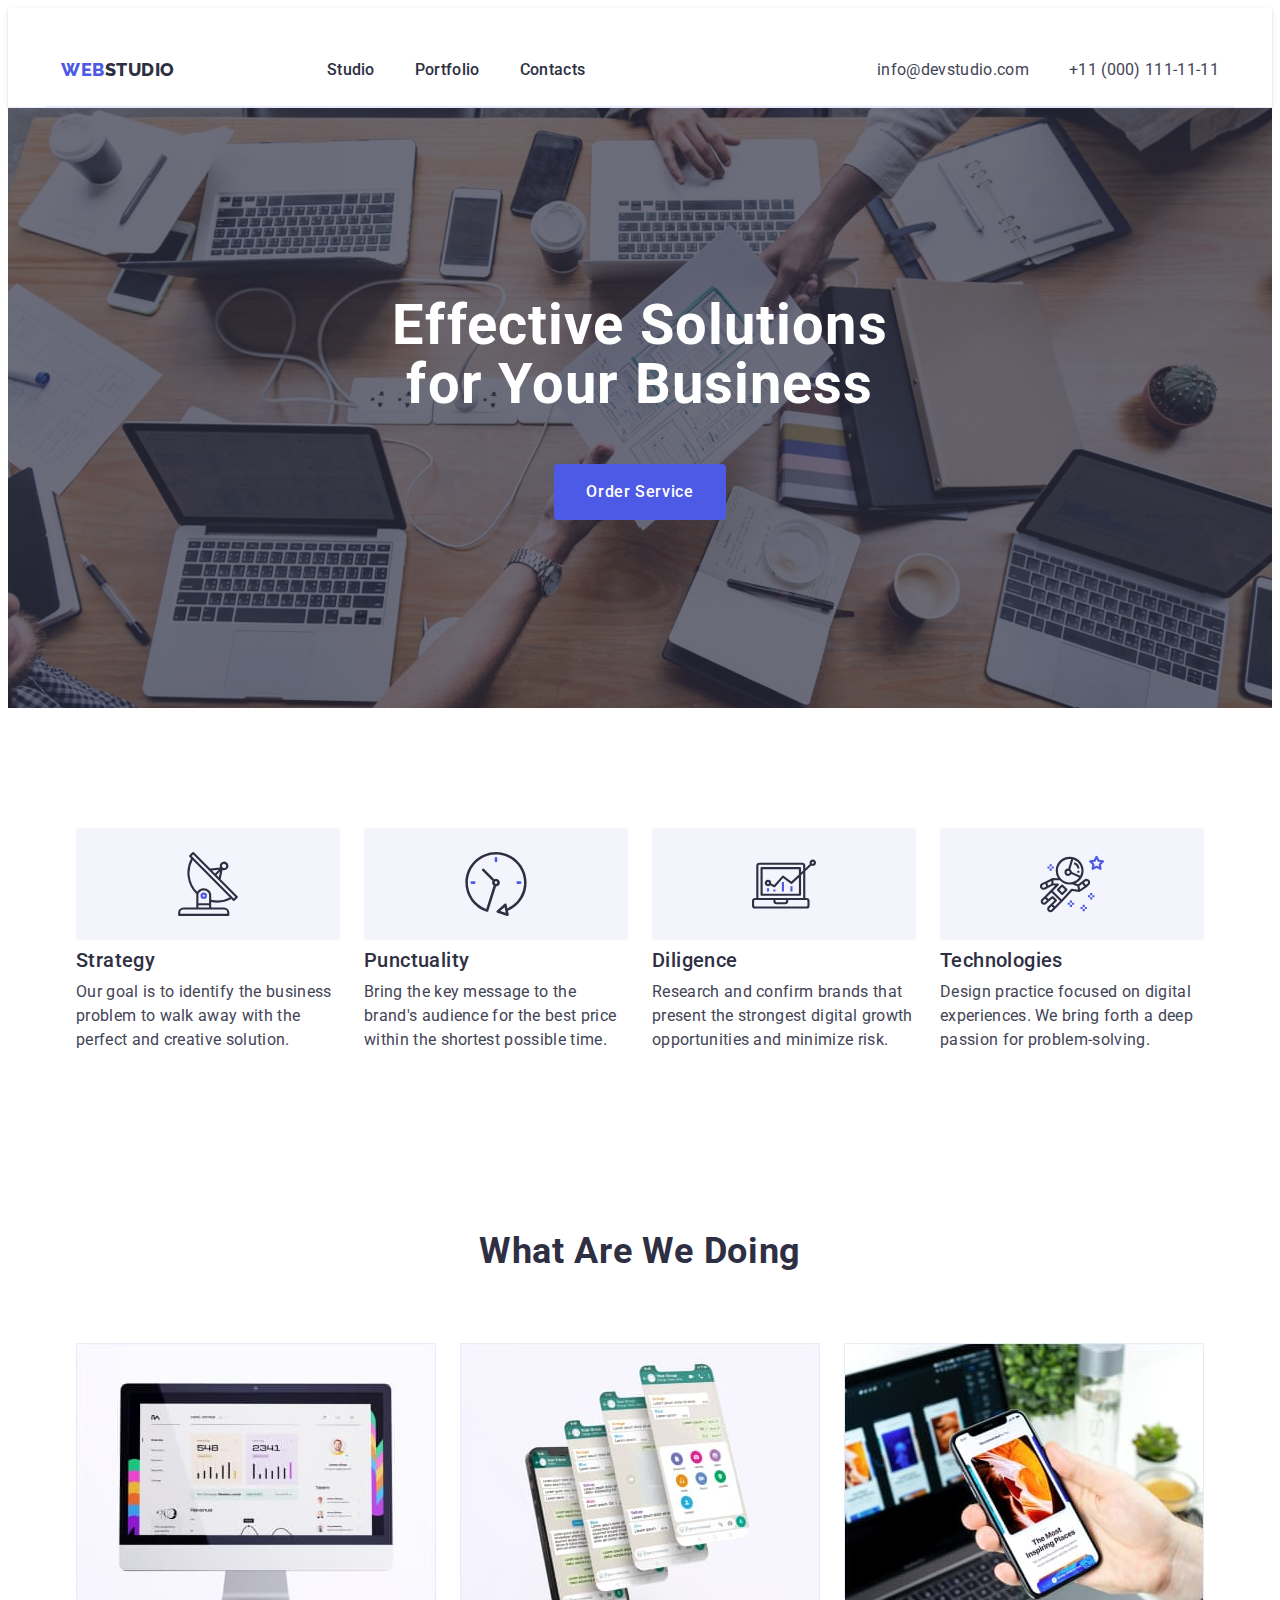
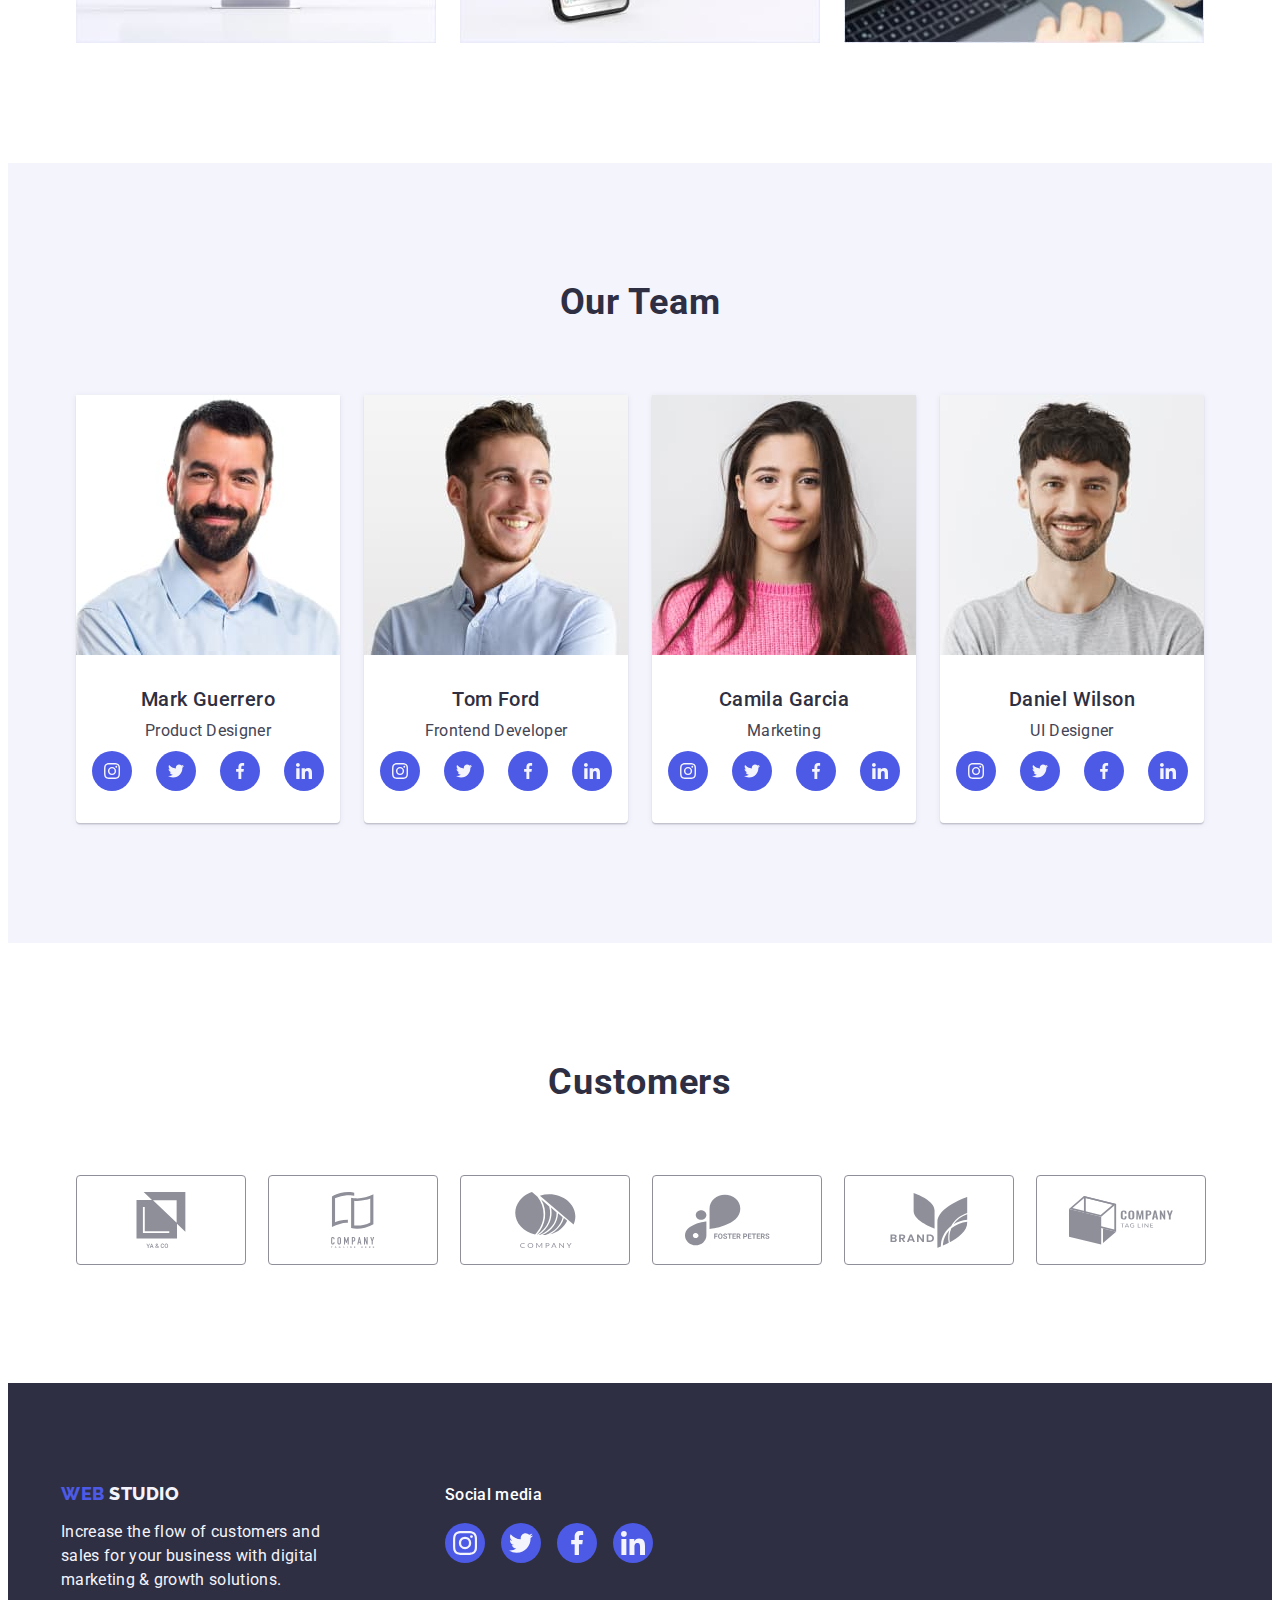
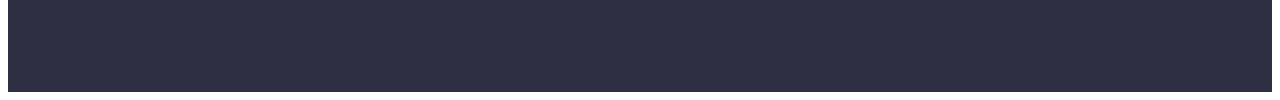
<file: index.html>
<!DOCTYPE html>
<html lang="en">
  <head>
    <meta charset="UTF-8" />
    <meta http-equiv="X-UA-Compatible" content="IE=edge" />
    <meta name="viewport" content="width=device-width, initial-scale=1.0" />
    <title>Web Studio</title>
    <link
      rel="stylesheet"
      href="https://cdnjs.cloudflare.com/ajax/libs/modern-normalize/2.0.0/modern-normalize.min.css"
      integrity="sha512-4xo8blKMVCiXpTaLzQSLSw3KFOVPWhm/TRtuPVc4WG6kUgjH6J03IBuG7JZPkcWMxJ5huwaBpOpnwYElP/m6wg=="
      crossorigin="anonymous"
      referrerpolicy="no-referrer"
    />
    <link rel="stylesheet" href="./css/styles.css" />
    <link rel="preconnect" href="https://fonts.googleapis.com" />
    <link rel="preconnect" href="https://fonts.gstatic.com" crossorigin />
    <link
      href="https://fonts.googleapis.com/css2?family=Raleway:wght@800&family=Roboto:wght@400;500;700;900&display=swap"
      rel="stylesheet"
    />
  </head>
  <body>
    <header class="header">
      <div class="container header-container">
        <!-- Logo -->
        <nav class="navigation">
            
          <a href="./index.html" class="logo-header link"
            >Web
            <span class="logo-header-studio">Studio</span>
          </a>
          <ul class="list menu-nav">
            <li><a href="./index.html" class="header-link link">Studio</a></li>
            <li>
              <a href="./portfolio.html" class="header-link link">Portfolio</a>
            </li>
            <li><a href="" class="header-link link">Contacts</a></li>
          </ul>
        </nav>
        <address class="header-address">
          <ul class="list contacts-header">
            <li>
              <a href="mailto:info@devstudio.com" class="header-address-link link"
                >info@devstudio.com</a>
            </li>
            <li>
              <a href="tel:+110001111111" class="header-address-link link">+11 (000) 111-11-11</a>
            </li>
          </ul>
        </address>
      </div>
    </header>
    <main>

      <!------------------------------------------------ Section 1 ------------------------------------------------>
      <section class="hero">
        <div class="container hero-container">
          <h1 class="title-hero">Effective Solutions for Your Business</h1>
          <!-- Button -->
          <button type="button" class="hero-button">Order Service</button>
        </div>
      </section>

      <!------------------------------------------------ Section 2 ------------------------------------------------>
      <section class="about">
        <div class="container">
          <h2 class="about-title visually-hidden" >Section 2</h2>
          <ul class="list about-list">
            <li class="about-item">
              <div class="icon-main-about">
                
                  <svg class="icon-about" width="64" height="64">
                    <use href="./images/icons.svg#icon-antenna"></use>
                  </svg>
                
              </div>
              <h3 class="about-top-text">Strategy</h3>
              <p class="about-text">
                Our goal is to identify the business problem to walk away with
                the perfect and creative solution.
              </p>
            </li>
            <li class="about-item">
              <div class="icon-main-about">
                
                  <svg class="icon-about" width="64" height="64">
                    <use href="./images/icons.svg#icon-clock"></use>
                  </svg>
                
              </div>
              <h3 class="about-top-text">Punctuality</h3>
              <p class="about-text">
                Bring the key message to the brand's audience for the best price
                within the shortest possible time.
              </p>
            </li>
            <li class="about-item">
              <div class="icon-main-about">
                
                  <svg class="icon-about" width="64" height="64">
                    <use href="./images/icons.svg#icon-diagram"></use>
                  </svg>
                
              </div><h3 class="about-top-text">Diligence</h3>
              <p class="about-text">
                Research and confirm brands that present the strongest digital
                growth opportunities and minimize risk.
              </p>
            </li>
            <li class="about-item">
              <div class="icon-main-about">
                
                  <svg class="icon-about" width="64" height="64">
                    <use href="./images/icons.svg#icon-astronaut"></use>
                  </svg>
                
              </div>
              <h3 class="about-top-text">Technologies</h3>
              <p class="about-text">
                Design practice focused on digital experiences. We bring forth a
                deep passion for problem-solving.
              </p>
            </li>
          </ul>
        </div>
      </section>

      <!------------------------------------------------ Section 3 ------------------------------------------------>
      <section class="what-we-do">
        <div class="container">
          <h2 class="what-title">What are we doing</h2>
          <ul class="list what-list">
            <li class="item-what">
              <img
                src="./images/img1.jpg"
                alt="Computer"
                width="360"
                height="300"
              />
            </li>
            <li class="item-what">
              <img
                src="./images/img2.jpg"
                alt="Social network"
                width="360"
                height="300"
              />
            </li>
            <li class="item-what">
              <img
                src="./images/img3.jpg"
                alt="Mobile phone"
                width="360"
                height="300"
              />
            </li>
          </ul>
        </div>
      </section>

      <!------------------------------------------------ Section 4 ------------------------------------------------>
      <section class="our-team">
        <div class="container our-team-container">
          <h2 class="title-our-team">Our Team</h2>
          <ul class="list list-our-team">
            <li class="card-our-team">
              <img
                src="./images/img-mark.jpg"
                alt="Mark Guerrero"
                width="264"
                height="260"
                class="img-our-team"/>
            <div class="name-prof"><h3 class="item-name">Mark Guerrero</h3>
              <p class="item-profession">Product Designer</p>
              <ul class="soc-list list">
                <li class="soc-item">
                  <a href="" target="_blank" rel="no-referrer noopener" class="soc-item-link link">
                  <svg class="icon-social" width="16" height="16"><use href="./images/icons.svg#icon-instagram"></use></svg>
                </a>
              </li>
                <li class="soc-item">
                  <a href="" target="_blank" rel="no-referrer noopener" class="soc-item-link link">
                  <svg class="icon-social" width="16" height="16"><use href="./images/icons.svg#icon-twitter"></use></svg>
                </a>
              </li>
                <li class="soc-item">
                  <a href="" target="_blank" rel="no-referrer noopener" class="soc-item-link link">
                  <svg class="icon-social" width="16" height="16"><use href="./images/icons.svg#icon-facebook"></use></svg>
                </a>
              </li>
                <li class="soc-item">
                  <a href="" target="_blank" rel="no-referrer noopener" class="soc-item-link link">
                    <svg class="icon-social" width="16" height="16"><use href="./images/icons.svg#icon-linkedin"></use></svg>
                </a>
              </li>
              </ul>
            </div>
            </li>
            <li class="card-our-team">
              <img
                src="./images/img-tom.jpg"
                alt="Tom Ford"
                width="264"
                height="260"
                class="img-our-team"/>
                <div class="name-prof">
              <h3 class="item-name">Tom Ford</h3>
              <p class="item-profession">Frontend Developer</p>
              <ul class="soc-list list">
                <li class="soc-item">
                  <a href="" target="_blank" rel="no-referrer noopener" class="soc-item-link link">
                  <svg class="icon-social" width="16" height="16"><use href="./images/icons.svg#icon-instagram"></use></svg>
                </a>
              </li>
                <li class="soc-item">
                  <a href="" target="_blank" rel="no-referrer noopener" class="soc-item-link link">
                  <svg class="icon-social" width="16" height="16"><use href="./images/icons.svg#icon-twitter"></use></svg>
                </a>
              </li>
                <li class="soc-item">
                  <a href="" target="_blank" rel="no-referrer noopener" class="soc-item-link link">
                  <svg class="icon-social" width="16" height="16"><use href="./images/icons.svg#icon-facebook"></use></svg>
                </a>
              </li>
                <li class="soc-item">
                  <a href="" target="_blank" rel="no-referrer noopener" class="soc-item-link link">
                    <svg class="icon-social" width="16" height="16"><use href="./images/icons.svg#icon-linkedin"></use></svg>
                </a>
              </li>
              </ul>
              </div>
            </li>
            <li class="card-our-team">
              <img
                src="./images/img-camila.jpg"
                alt="Camila Garcia"
                width="264"
                height="260"
                class="img-our-team"/>
                <div class="name-prof">
              <h3 class="item-name">Camila Garcia</h3>
              <p class="item-profession">Marketing</p>
              <ul class="soc-list list">
                <li class="soc-item">
                  <a href="" target="_blank" rel="no-referrer noopener" class="soc-item-link link">
                  <svg class="icon-social" width="16" height="16"><use href="./images/icons.svg#icon-instagram"></use></svg>
                </a>
              </li>
                <li class="soc-item">
                  <a href="" target="_blank" rel="no-referrer noopener" class="soc-item-link link">
                  <svg class="icon-social" width="16" height="16"><use href="./images/icons.svg#icon-twitter"></use></svg>
                </a>
              </li>
                <li class="soc-item">
                  <a href="" target="_blank" rel="no-referrer noopener" class="soc-item-link link">
                  <svg class="icon-social" width="16" height="16"><use href="./images/icons.svg#icon-facebook"></use></svg>
                </a>
              </li>
                <li class="soc-item">
                  <a href="" target="_blank" rel="no-referrer noopener" class="soc-item-link link">
                    <svg class="icon-social" width="16" height="16"><use href="./images/icons.svg#icon-linkedin"></use></svg>
                </a>
              </li>
              </ul>
              </div>
          
            </li>
            <li class="card-our-team">
              <img
                src="./images/img-daniel.jpg"
                alt="Daniel Wilson"
                width="264"
                height="260"
                class="img-our-team"/>
                <div class="name-prof">
              <h3 class="item-name">Daniel Wilson</h3>
              <p class="item-profession">UI Designer</p>
              <ul class="soc-list list">
                <li class="soc-item">
                  <a href="" target="_blank" rel="no-referrer noopener" class="soc-item-link link">
                  <svg class="icon-social" width="16" height="16"><use href="./images/icons.svg#icon-instagram"></use></svg>
                </a>
              </li>
                <li class="soc-item">
                  <a href="" target="_blank" rel="no-referrer noopener" class="soc-item-link link">
                  <svg class="icon-social" width="16" height="16"><use href="./images/icons.svg#icon-twitter"></use></svg>
                </a>
              </li>
                <li class="soc-item">
                  <a href="" target="_blank" rel="no-referrer noopener" class="soc-item-link link">
                  <svg class="icon-social" width="16" height="16"><use href="./images/icons.svg#icon-facebook"></use></svg>
                </a>
              </li>
                <li class="soc-item">
                  <a href="" target="_blank" rel="no-referrer noopener" class="soc-item-link link">
                    <svg class="icon-social" width="16" height="16"><use href="./images/icons.svg#icon-linkedin"></use></svg>
                </a>
              </li>
              </ul>
              </div>
              
            </li>
          </ul>
        </div>
      </section>

<!----------------------------------------- Section 5 ---------------------------------------->

<section class="customers">
<div class="container">
<h2 class="customers-title">Customers</h2>
<ul class="customers-list list">
  <li class="customers-item">
    <a href="" target="_blank" rel="no-referrer noopener" class="customers-link link">
      <svg class="icon-customers" width="104" height="56">
        <use href="./images/icons.svg#icon-cust-logo-1"></use>
      </svg>
    </a>
  </li>
  <li class="customers-item">
    <a href="" target="_blank" rel="no-referrer noopener" class="customers-link link">
      <svg class="icon-customers" width="104" height="56">
        <use href="./images/icons.svg#icon-cust-logo-2"></use>
      </svg>
    </a>
  </li>
  <li class="customers-item">
    <a href="" target="_blank" rel="no-referrer noopener" class="customers-link link">
      <svg class="icon-customers" width="104" height="56">
        <use href="./images/icons.svg#icon-cust-logo-3"></use>
      </svg>
    </a>
  </li>
  <li class="customers-item">
    <a href="" target="_blank" rel="no-referrer noopener" class="customers-link link">
      <svg class="icon-customers" width="104" height="56">
        <use href="./images/icons.svg#icon-cust-logo-4"></use>
      </svg>
    </a>
  </li>
  <li class="customers-item">
    <a href="" target="_blank" rel="no-referrer noopener" class="customers-link link">
      <svg class="icon-customers" width="104" height="56">
        <use href="./images/icons.svg#icon-cust-logo-5"></use>
      </svg>
    </a>
  </li>
  <li class="customers-item">
    <a href="" target="_blank" rel="no-referrer noopener" class="customers-link link">
      <svg class="icon-customers" width="104" height="56">
        <use href="./images/icons.svg#icon-cust-logo-6"></use>
      </svg>
    </a>
  </li>
</ul>
</div>
</section>



    </main>
    <footer class="footer">
      <div class="container footer-container">
        
        <!-- <div class="footer-container"> -->
          <div class="logo-text-footer">

        <!---- Logo ----->

        <a href="./index.html" class="logo-footer link">
          Web <span class="logo-footer-studio">Studio</span>
        </a>

        <p class="text-footer">
          Increase the flow of customers and sales for your business with
          digital marketing & growth solutions.
        </p>
      </div>
      <div>
        <p class="soc-footer-title">Social media</p>
        <ul class="soc-list-footer list">
          <li class="soc-item-footer">
            <a href="" target="_blank" rel="no-referrer noopener" class="soc-link-footer link">
              <svg class="icon-footer" width="24" height="24">
                <use href="./images/icons.svg#icon-instagram"></use>
              </svg>
            </a>
          </li>
          <li class="soc-item-footer">
            <a href="" target="_blank" rel="no-referrer noopener" class="soc-link-footer link">
              <svg class="icon-footer" width="24" height="24">
                <use href="./images/icons.svg#icon-twitter"></use>
              </svg>
            </a>
          </li>
          <li class="soc-item-footer">
            <a href="" target="_blank" rel="no-referrer noopener" class="soc-link-footer link">
              <svg class="icon-footer" width="24" height="24">
                <use href="./images/icons.svg#icon-facebook"></use>
              </svg>
            </a>
          </li>
          <li class="soc-item-footer">
            <a href="" target="_blank" rel="no-referrer noopener" class="soc-link-footer link">
              <svg class="icon-footer" width="24" height="24">
                <use href="./images/icons.svg#icon-linkedin"></use>
              </svg>
            </a>
          </li>
        </ul>
      </div>
      <!-- </div> -->
    </div>
    </footer>
  </body>
</html>
</file>
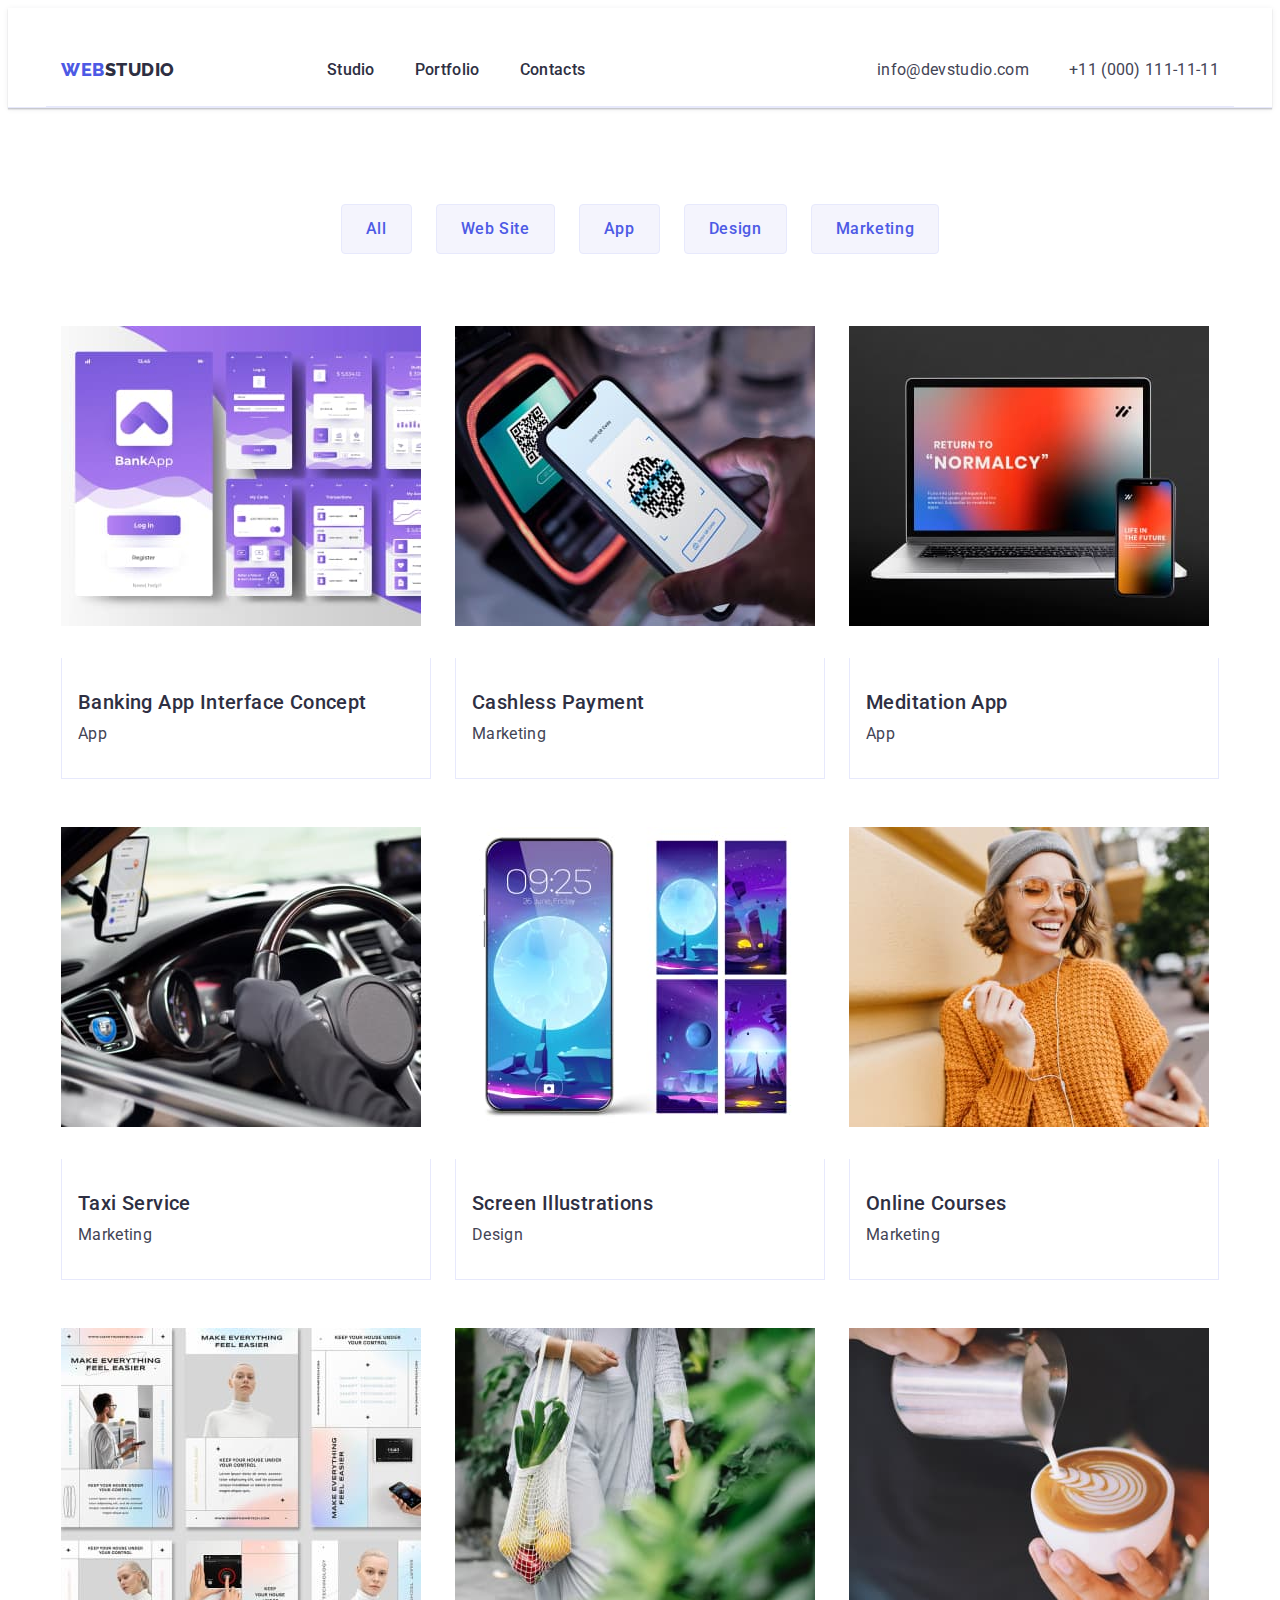
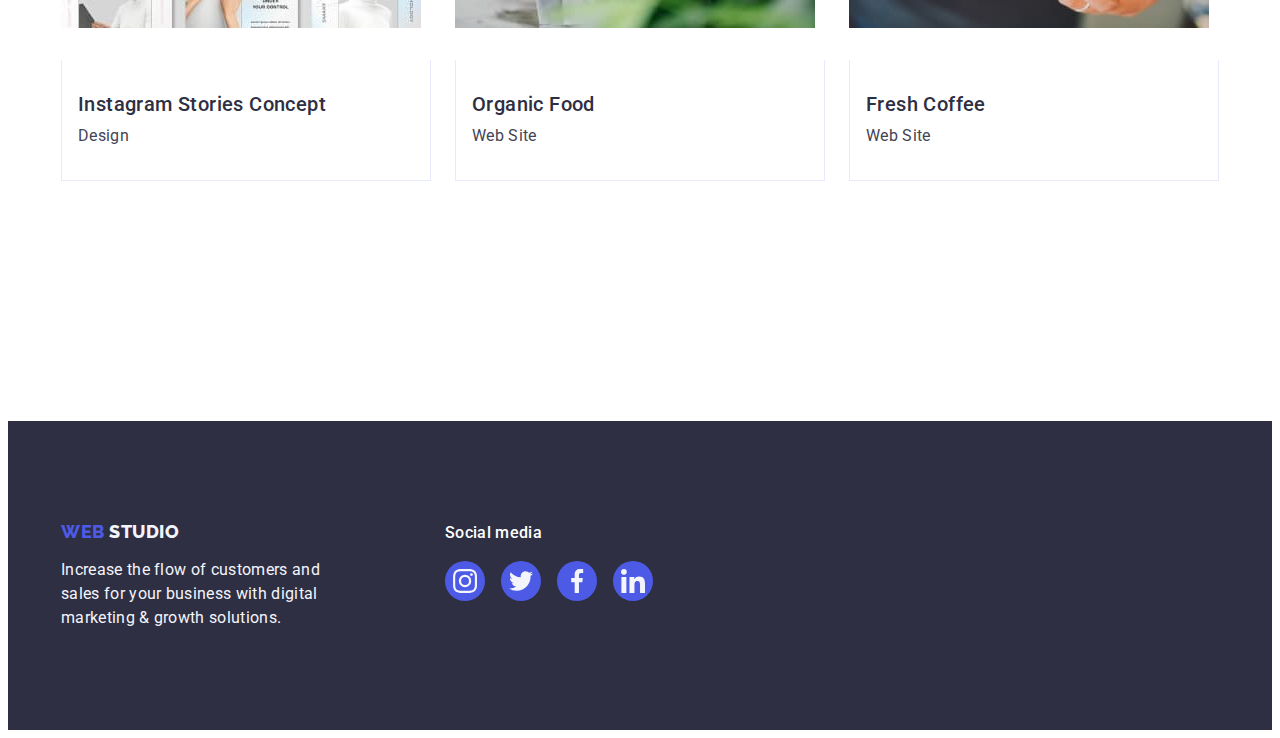
<file: portfolio.html>
<!DOCTYPE html>
<html lang="en">
    <head>
        <meta charset="UTF-8">
        <meta http-equiv="X-UA-Compatible" content="IE=edge">
        <meta name="viewport" content="width=device-width, initial-scale=1.0">
        <title>Web Studio</title>
        <link rel="stylesheet" href="https://cdnjs.cloudflare.com/ajax/libs/modern-normalize/2.0.0/modern-normalize.min.css" 
        integrity="sha512-4xo8blKMVCiXpTaLzQSLSw3KFOVPWhm/TRtuPVc4WG6kUgjH6J03IBuG7JZPkcWMxJ5huwaBpOpnwYElP/m6wg==" 
        crossorigin="anonymous" referrerpolicy="no-referrer" />
        <link rel="stylesheet" href="./css/styles.css">
        <link rel="preconnect" href="https://fonts.googleapis.com">
        <link rel="preconnect" href="https://fonts.gstatic.com" crossorigin>
        <link href="https://fonts.googleapis.com/css2?family=Raleway:wght@800&family=Roboto:wght@400;500;700;900&display=swap" rel="stylesheet">
    </head>
<body>
    <header class="header">
        <div class="container header-container">
          <!-- Logo -->
          <nav class="navigation">
              
            <a href="./index.html" class="logo-header link"
              >Web
              <span class="logo-header-studio">Studio</span>
            </a>
            <ul class="list menu-nav">
              <li><a href="./index.html" class="header-link link">Studio</a></li>
              <li>
                <a href="./portfolio.html" class="header-link link">Portfolio</a>
              </li>
              <li><a href="" class="header-link link">Contacts</a></li>
            </ul>
          </nav>
          <address class="header-address">
            <ul class="list contacts-header">
              <li>
                <a href="mailto:info@devstudio.com" class="header-address-link link"
                  >info@devstudio.com</a>
              </li>
              <li>
                <a href="tel:+110001111111" class="header-address-link link">+11 (000) 111-11-11</a>
              </li>
            </ul>
          </address>
        </div>
      </header>
    <main>

        <!-- Section  -->
         <section class="portfolio">
            <div class="container">
            <h1 hidden>Portfolio</h1>
            <ul class="buttons-list list">
                <li><button type="button" class="portfolio-btn">All</button></li>
                <li><button type="button" class="portfolio-btn">Web Site</button></li>
                <li><button type="button" class="portfolio-btn">App</button></li>
                <li><button type="button" class="portfolio-btn">Design</button></li>
                <li><button type="button" class="portfolio-btn">Marketing</button></li>
            </ul>
         
            <ul class="portfolio-list list">
                <li class="card-portfolio-list">
                    <a href="" class="link portfolio-link">
                    <img src="./images/img-portfolio-1.jpg" alt="Bank App" width="360" height="300" class="img-portfolio">
                    <div class="name-filter"><h2 class="portfolio-name">Banking App Interface Concept</h2>
                    <p class="portfolio-filter">App</p></div></a>
                </li>
                <li class="card-portfolio-list">
                    <a href="" class="link portfolio-link">
                    <img src="./images/img-portfolio-2.jpg" alt="Payment" width="360" height="300" class="img-portfolio">
                    <div class="name-filter"><h2 class="portfolio-name">Cashless Payment</h2>
                    <p class="portfolio-filter">Marketing</p></div></a>
                </li>
                <li class="card-portfolio-list">
                    <a href="" class="link portfolio-link">
                    <img src="./images/img-portfolio-3.jpg" alt="Computer" width="360" height="300" class="img-portfolio">
                    <div class="name-filter"> <h2 class="portfolio-name">Meditation App</h2>
                    <p class="portfolio-filter">App</p></div></a>
                </li>
                <li class="card-portfolio-list">
                    <a href="" class="link portfolio-link">
                    <img src="./images/img-portfolio-4.jpg" alt="Car" width="360" height="300" class="img-portfolio">
                    <div class="name-filter"><h2 class="portfolio-name">Taxi Service</h2>
                    <p class="portfolio-filter">Marketing</p></div></a>
                </li>
                <li class="card-portfolio-list">
                    <a href="" class="link portfolio-link">
                    <img src="./images/img-portfolio-5.jpg" alt="Mobile screen illustrations" width="360" height="300" class="img-portfolio">
                    <div class="name-filter"><h2 class="portfolio-name">Screen Illustrations</h2>
                    <p class="portfolio-filter">Design</p></div></a>
                </li>
                <li class="card-portfolio-list">
                    <a href="" class="link portfolio-link">
                    <img src="./images/img-portfolio-6.jpg" alt="Young girl" width="360" height="300" class="img-portfolio">
                    <div class="name-filter"><h2 class="portfolio-name">Online Courses</h2>
                    <p class="portfolio-filter">Marketing</p></div></a>
                </li>
                <li class="card-portfolio-list">
                    <a href="" class="link portfolio-link">
                    <img src="./images/img-portfolio-7.jpg" alt="Instagram Stories" width="360" height="300" class="img-portfolio">
                    <div class="name-filter"><h2 class="portfolio-name">Instagram Stories Concept</h2>
                    <p class="portfolio-filter">Design</p></div></a>
                </li>
                <li class="card-portfolio-list">
                    <a href="" class="link portfolio-link">
                    <img src="./images/img-portfolio-8.jpg" alt="Woman with organic food" width="360" height="300" class="img-portfolio">
                    <div class="name-filter"><h2 class="portfolio-name">Organic Food</h2>
                    <p class="portfolio-filter">Web Site</p></div></a>
                </li>
                <li class="card-portfolio-list">
                    <a href="" class="link portfolio-link">
                    <img src="./images/img-portfolio-9.jpg" alt="Cup of coffee" width="360" height="300" class="img-portfolio">
                    <div class="name-filter"><h2 class="portfolio-name">Fresh Coffee</h2>
                    <p class="portfolio-filter">Web Site</p></div></a>
                </li>
            </ul>
        </div>
        </section>



    </main>
    <footer class="footer">
      <div class="container footer-container">
        
        <!-- <div class="footer-container"> -->
          <div class="logo-text-footer">

        <!---- Logo ----->

        <a href="./index.html" class="logo-footer link">
          Web <span class="logo-footer-studio">Studio</span>
        </a>

        <p class="text-footer">
          Increase the flow of customers and sales for your business with
          digital marketing & growth solutions.
        </p>
      </div>
      <div>
        <p class="soc-footer-title">Social media</p>
        <ul class="soc-list-footer list">
          <li class="soc-item-footer">
            <a href="" target="_blank" rel="no-referrer noopener" class="soc-link-footer link">
              <svg class="icon-footer" width="24" height="24">
                <use href="./images/icons.svg#icon-instagram"></use>
              </svg>
            </a>
          </li>
          <li class="soc-item-footer">
            <a href="" target="_blank" rel="no-referrer noopener" class="soc-link-footer link">
              <svg class="icon-footer" width="24" height="24">
                <use href="./images/icons.svg#icon-twitter"></use>
              </svg>
            </a>
          </li>
          <li class="soc-item-footer">
            <a href="" target="_blank" rel="no-referrer noopener" class="soc-link-footer link">
              <svg class="icon-footer" width="24" height="24">
                <use href="./images/icons.svg#icon-facebook"></use>
              </svg>
            </a>
          </li>
          <li class="soc-item-footer">
            <a href="" target="_blank" rel="no-referrer noopener" class="soc-link-footer link">
              <svg class="icon-footer" width="24" height="24">
                <use href="./images/icons.svg#icon-linkedin"></use>
              </svg>
            </a>
          </li>
        </ul>
      </div>
      <!-- </div> -->
    </div>
    </footer>
</body>
</html>
</file>
<file: css/styles.css>
body {
    font-family: "Roboto", sans-serif;
    color: var(--slate-color);
    background-color: var(--white-color);
}

.link {text-decoration: none;}

.list {list-style: none;}

:root {
    --white-color: #FFFFFF;;
    --slate-color: #434455;
    --lite-slate: #8E8F99;
    --cloud-color: #F4F4FD;
    --iris-color: #4D5AE5; 
    --navy-blue-color: #2E2F42; 
    --back-color-main: #E5E5E5; 
    --ocean-color: #404BBF; 
    --green-color: #31D0AA;
    
}

.visually-hidden {
    position: absolute;
    width: 1px;
    height: 1px;
    margin: -1px;
    border: 0;
    padding: 0;
    white-space: nowrap;
    clip-path: inset(100%);
    clip: rect(0 0 0 0);
    overflow: hidden;
  }

  p,
  h1,
  h2,
  h3,
  h4,
  h5,
  h6  {
    margin: 0;
  }

  ul,
  ol {
    margin: 0;
    padding: 0;
  }

  img {display: block;

  }

  .container {
            width: 1158px;
            padding: 0 15px;
            /* padding-right: 15px;
            padding-left: 15px; */
            margin: 0 auto;
  }


/* --------------------------- HEADER --------------------------- */

.header {
background-color: var(--white-color);
padding-top: 25.5px;
border-bottom: 1px solid #e7e9fc;
box-shadow: 0px 2px 1px rgba(46, 47, 66, 0.08), 0px 1px 1px rgba(46, 47, 66, 0.16), 0px 1px 6px rgba(46, 47, 66, 0.08);

}

.header-container {
                display: flex;
                align-items: center;
                border-bottom: 1px solid #E7E9FC;
                /* padding-bottom: 25.5px; */
                padding: 0 15px 0 15px
}

.menu-nav {
    display: flex;
    align-items: center;
    gap: 40px;
    padding: 24px 0;
}

.navigation {
    display: flex;
    align-items: center;
}

/* .logo-padding {
    padding-left: 156px;
} */

.logo-header { font-family: "Raleway", sans-serif;
    font-weight: 800;
    font-size: 18px;
    line-height: 1.17;
    display: flex;
    margin-right: 76px ;
    align-items: center;
    letter-spacing: 0.03em;
    text-transform: uppercase;
    color: var(--iris-color)
    
}


.logo-header-web:active {text-decoration: underline;

}

.logo-header-studio {color: var(--navy-blue-color);
                margin-right: 76px;
}


.logo-header:active {text-decoration: underline;}

.header-link {
    font-weight: 500;
    font-size: 16px;
    line-height: 1.5;
    letter-spacing: 0.02em;
    color: var(--navy-blue-color);
    padding: 24px 0;
}

.header-link:focus { color: var(--ocean-color);
}

.header-link:hover {color: var(--ocean-color);

}

.header-address {
    font-style: normal;
    margin-left: auto;
}

.header-address-link {
    font-weight: 400;
    font-size: 16px;
    line-height: 1.5;
    letter-spacing: 0.02em;
    color: var(--slate-color);
}   

.contacts-header {
         display: flex;
        align-items: center;
        gap: 40px;
}

.header-address-link:focus {color: var(--ocean-color);

}

.header-address-link:hover {color: var(--ocean-color);    
}



/* --------------------------- HERO --------------------------- */

.hero {
    /* background-color: var(--navy-blue-color); */
    padding-top: 188px;
    padding-bottom: 188px;
    background-image: linear-gradient(rgba(46, 47, 66, 0.7), rgba(46, 47, 66, 0.7)), url(../images/hero-bg.jpg);
    background-repeat: no-repeat;
    background-position: center;
    background-size: cover;
    /* max-width: 1158px;  */
    margin: 0 auto;
    max-width: 1440px;
}

.hero-container {
    /* padding-top: 188px;
    padding-bottom: 188px;
    background-image: linear-gradient(rgba(46, 47, 66, 0.7), rgba(46, 47, 66, 0.7)), url(../images/hero-bg.jpg);
    background-repeat: no-repeat;
    background-position: center;
    background-size: cover; */
    
}

.title-hero {
    font-weight: 700;
    font-size: 56px;
    line-height: 1.07;
    text-align: center;
    letter-spacing: 0.02em;
    color: var(--white-color);
    /* margin-bottom: 48px; */
    max-width: 496px;
    min-height: 120px;
    /* margin-left: 472px; */
    margin: 0 auto;
}

.hero-button {
    font-family: "Roboto", sans-serif;
    font-style: normal;
    font-weight: 500;
    font-size: 16px;
    line-height: 1.5;
    display: flex;
    align-items: center;
    letter-spacing: 0.04em;
    color: var(--white-color);
    background-color: var(--iris-color);
    cursor: pointer;
    padding: 16px 32px;
    margin: auto;
    gap: 10px;
    border-radius: 4px;
    margin-top: 48px;
    display: block;
    min-width: 169px;
    height: 56px;
    border: none;
}

.hero-button:hover {background-color: var(--ocean-color);

}

.hero-button:focus {background-color: var(--ocean-color);

}

/* --------------------------- ABOUT --------------------------- */

.about { padding-top: 120px;
        padding-bottom: 120px;
}


.about-title {
    
}

.about-list {
    display: flex;
    /* align-items: center; */
    gap: 24px;
    justify-content: center;
    /* padding-left: 156px;
    padding-right: 156px; */
}

.about-item {
            /* border: 1px solid black; */
            display: flex;
            flex-direction: column;
            width: 264px;
            min-height: 72px;

}

.icon-main-about {
    display: flex;
    align-items: center;
    justify-content: center;
    width: 264px;
    height: 112px;
    margin-bottom: 8px;
    border-radius: 4px;
    background-color: #F4F4FD;
}

/* .link-about-icon {
    width: 100%;
    height: 100%;
    background-color: #F4F4FD;;
    border-radius: 4px;
    display: flex;
    align-items: center;
    justify-content: center; */
/* } */

.icon-about {

}

.about-top-text {
    font-weight: 500;
    font-size: 20px;
    line-height: 1.2;
    letter-spacing: 0.02em;
    color: var(--navy-blue-color);
    margin-bottom: 8px;
}

.about-text {
    font-weight: 400;
    font-size: 16px;
    line-height: 1.5;
    letter-spacing: 0.02em;
   }

/* --------------------------- What are we doing --------------------------- */

.what-we-do {padding-bottom: 120px;
            padding-top: 60px;
}

.what-title {
    font-weight: 700;
    font-size: 36px;
    line-height: 1.11;
    text-align: center;
    letter-spacing: 0.02em;
    text-transform: capitalize;
    color: var(--navy-blue-color);
    margin-bottom: 72px;
}

.what-list {
    display: flex;
    gap: 24px;
    justify-content: center;
}

.item-what {
    width: calc((100%-48px)/3);
}


/* --------------------------- OUR TEAM --------------------------- */

.our-team {
    background-color: var(--cloud-color); 
    padding-top: 120px;
    padding-bottom: 120px;
}

.our-team-container {
    /* background-color: var(--cloud-color);
    padding-top: 120px;
    padding-bottom: 120px; */
}

.card-our-team {
    background-color: var(--white-color);
    /* width: calc((100%-72px)/4); */
    border-radius: 0 0 4px 4px;
    /* border: 1px solid black; */
    box-shadow: 0px 1px 6px rgba(46, 47, 66, 0.08), 0px 1px 1px rgba(46, 47, 66, 0.16), 0px 2px 1px rgba(46, 47, 66, 0.08);
}

.name-prof {
    padding: 32px 16px;
    /* margin-bottom: 8px; */
}

.title-our-team {font-weight: 700;
    font-size: 36px;
    line-height: 1.11;
    text-align: center;
    letter-spacing: 0.02em;
    text-transform: capitalize;
    color: var(--navy-blue-color);
    margin-bottom: 72px;
}

.list-our-team {
    display: flex;
    gap: 24px;
    justify-content: center;
    /* width: calc((100%-72px)/4); */
}

.img-our-team {
    /* margin-bottom: 32px; */
    
}

.item-name {font-weight: 500;
    font-size: 20px;
    line-height: 1.2;
    text-align: center;
    letter-spacing: 0.02em;
    color: var(--navy-blue-color);
    margin-bottom: 8px;
}

.item-profession {
    font-size: 16px;
    line-height: 1.5;
    text-align: center;
    letter-spacing: 0.02em;
    /* padding-bottom: 32px; */
    margin-bottom: 8px;
}

.soc-list {
    display: flex;
    justify-content: center;
    gap: 24px;
}

.soc-item {
    width: 40px;
    height: 40px;

}

.soc-item-link {
    width: 100%;
    height: 100%;
    background-color: var(--iris-color);
    border-radius: 50%;
    display: flex;
    align-items: center;
    justify-content: center;
}

.icon-social {
    /* background-color: var(--iris-color); */
    fill: var(--cloud-color);
}


.soc-item-link:hover {
    background-color: var(--ocean-color);
    
}

.soc-item-link:focus {
    background-color: var(--ocean-color);
    
}

/* --------------------------- CUSTOMERS --------------------------- */


.customers {
    padding-top: 120px;
    padding-bottom: 120px;
}

.customers-title {
font-weight: 700;
font-size: 36px;
line-height: 1.11;
text-align: center;
letter-spacing: 0.02em;
/* text-transform: capitalize; */
color: var(--navy-blue-color);
margin-bottom: 72px;
}

.customers-list {
    display: flex;
    justify-content: center;
    gap: 24px;
}

.customers-item {
    width: 168px;
    height: 88px;
   width: calc((100%-120px)/6);
}

.customers-link {
    width: 100%;
    height: 100%;
    border: 1px solid var(--lite-slate);
    border-radius: 4px;
    display: flex;
    align-items: center;
    justify-content: center;
    color: var(--lite-slate);
}

.icon-customers {
    fill: currentColor;
}

.customers-link:hover {
        border-color: var(--ocean-color);
        color: #404bbf;
        border-color: #404bbf;
}


.customers-link:focus {
    border-color: var(--ocean-color);
    color: #404bbf;
    border-color: #404bbf;
    
}

.customers-link:hover .icon-customers {
    fill: var(--ocean-color);
}
       




/* --------------------------- PORTFOLIO --------------------------- */

.portfolio {
  padding: 96px 0 120px 0;
} 

.portfolio-btn {
    font-family: "Roboto", sans-serif;
    cursor: pointer;
    font-weight: 500;
    font-size: 16px;
    line-height: 1.5;
    display: flex;
    align-items: center;
    text-align: center;
    letter-spacing: 0.04em;
    color: var(--iris-color);
    background-color: var(--cloud-color);
    padding: 12px 24px;
    border-radius: 4px;
    border: 1px solid #E7E9FC;
}

.portfolio-btn:hover {color: var(--white-color);
     background-color: var(--ocean-color);
     box-shadow: 0px 3px 1px rgba(0, 0, 0, 0.1), 0px 2px 1px rgba(0, 0, 0, 0.08), 0px 2px 2px rgba(0, 0, 0, 0.12);

}

.portfolio-btn:focus {color: var(--white-color);
    background-color: var(--ocean-color);
    box-shadow: 0px 3px 1px rgba(0, 0, 0, 0.1), 0px 2px 1px rgba(0, 0, 0, 0.08), 0px 2px 2px rgba(0, 0, 0, 0.12);
}

.buttons-list {
                /* padding-top: 96px; */
                /* padding-bottom: 72px; */
                display: flex;
                gap: 24px;
                justify-content: center;
                margin-bottom: 72px
}

.portfolio-btn:hover {
    border: 1px solid transparent;
}

.portfolio-btn:focus {
    border: 1px solid transparent;
}

.portfolio-list {
    padding-bottom: 120px;
    display: flex;
    flex-wrap: wrap; 
    gap: 48px 24px;
    /* width: calc((100%-24px)/3);  */
    justify-content: center;
    }

.card-portfolio-list {
    /* border: 1px solid black; */
    width: calc((100% - 48px) / 3);
}

.portfolio-link {
display: block;
}

.portfolio-link:hover {
    box-shadow:0px 1px 6px rgba(46, 47, 66, 0.08), 0px 1px 1px rgba(46, 47, 66, 0.16), 0px 2px 1px rgba(46, 47, 66, 0.08);
}

.portfolio-link:focus {
    box-shadow:0px 1px 6px rgba(46, 47, 66, 0.08), 0px 1px 1px rgba(46, 47, 66, 0.16), 0px 2px 1px rgba(46, 47, 66, 0.08);
}

.name-filter {
    padding: 32px 16px;
    border: 1px solid #e7e9fc;
    border-top: none; 
}

/* .border-card-portfolio {
    border: black
} */

.img-portfolio {
            margin-bottom: 32px;

}



.portfolio-name {
    font-weight: 500;
    font-size: 20px;
    line-height: 1.2;
    letter-spacing: 0.02em;
    color: var(--navy-blue-color);
    margin-bottom: 8px;
    
}

.portfolio-filter {
    font-size: 16px;
    line-height: 1.5;
    letter-spacing: 0.02em;
    color: var(--slate-color);
    }

/* --------------------------- FOOTER --------------------------- */
.footer {
    background-color: var(--navy-blue-color);
    padding-top: 100px;
    padding-bottom: 100px;
    }

    .footer-container {
        display: flex;
        align-items: baseline;

    }

.fotter-padding-zone {padding-left: 156px;

}

.logo-footer {
    font-family: "Raleway", sans-serif;
    /* font-style: normal; */
    font-weight: 800;
    font-size: 18px;
    line-height: 1.17;
    /* display: flex; */
    align-items: center;
    letter-spacing: 0.03em;
    text-transform: uppercase;
    color: var(--iris-color);
    margin-bottom: 16px;
    display: inline-block;
}


.logo-footer-studio {
    color: var(--cloud-color);
    /* margin-bottom: 17.5px; */
}

.text-footer {
    font-size: 16px;
    line-height: 1.5;
    letter-spacing: 0.02em;
    color: var(--cloud-color);
    /* padding-left: 156px; */
    max-width: 264px;
}

.footer-container {
    display: flex;
}

.logo-text-footer {
    margin-right: 120px;
}

.soc-footer-title {
    font-weight: 500;
    font-size: 16px;
    line-height: 1.5;
    letter-spacing: 0.02em;
    color: var(--white-color);
    margin-bottom: 16px;
        
}

.soc-list-footer {
    display: flex;
    justify-content: center;
    gap: 16px;
}

.soc-item-footer {
    width: 40px;
    height: 40px;
}

.soc-link-footer {
    width: 100%;
    height: 100%;
    background-color: var(--iris-color);
    display: flex;
    justify-content: center;
    align-items: center;
    border-radius: 50%;
}

.soc-link-footer:hover  {
    background-color: var(--green-color);
}

.soc-link-footer:focus  {
    background-color: var(--green-color);
}

.icon-footer {
    fill: var(--cloud-color);
}
</file>
